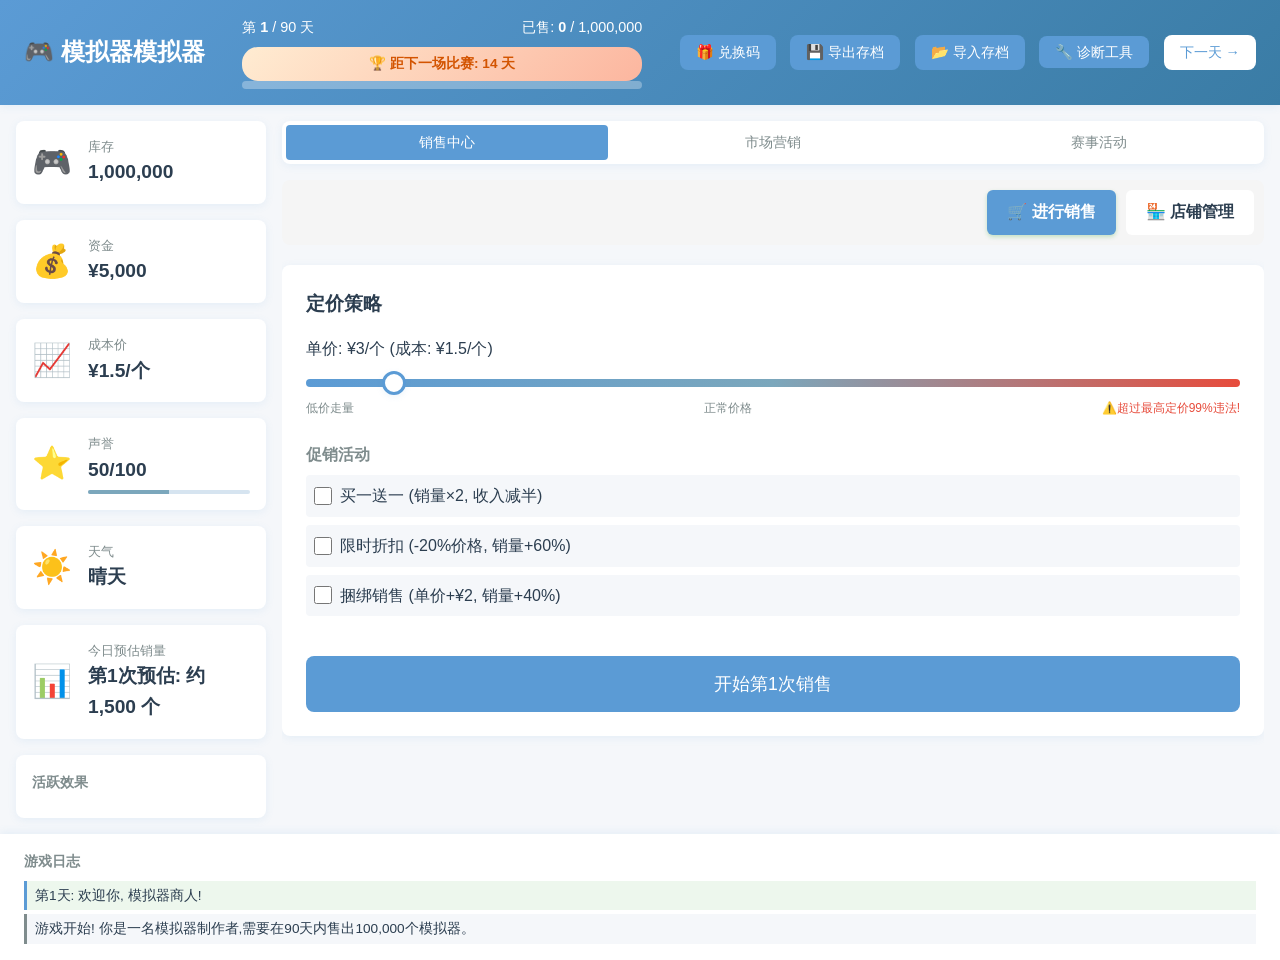
<file: index.html>
<!DOCTYPE html>
<html lang="zh-CN">
<head>
    <meta charset="UTF-8">
    <meta name="viewport" content="width=device-width, initial-scale=1.0">
    <title>模拟器模拟器 - Simulator Simulator</title>
    <link rel="stylesheet" href="style.css">
</head>
<body>
    <div class="game-container">
        <!-- 头部区域 -->
        <header class="game-header">
            <div class="header-left">
                <h1>🎮 模拟器模拟器</h1>
            </div>
            <div class="header-center">
                <div class="progress-info">
                    <span>第 <strong id="current-day">1</strong> <span id="days-limit"></span> 天</span>
                    <span>已售: <strong id="sold-count">0</strong> / <span id="sales-target">1,000,000</span></span>
                    <span id="endless-badge" style="display: none; background: gold; color: #333; padding: 2px 8px; border-radius: 12px; font-size: 0.8rem;">🌟 无尽模式</span>
                </div>
                <!-- 比赛倒计时 -->
                <div id="event-countdown" style="display: none; margin-top: 8px; padding: 6px 12px; background: linear-gradient(135deg, #ffecd2 0%, #fcb69f 100%); border-radius: 16px; font-size: 0.85rem; font-weight: bold; color: #d35400; text-align: center;">
                    🏆 距下一场比赛: <span id="event-days-left">--</span> 天
                </div>
                <div class="progress-bar">
                    <div class="progress-fill" id="sales-progress"></div>
                </div>
            </div>
            <div class="header-right">
                <button onclick="redeemCode()" class="btn btn-secondary" style="margin-right: 10px;">🎁 兑换码</button>
                <button onclick="exportSave()" class="btn btn-secondary" style="margin-right: 10px;">💾 导出存档</button>
                <button onclick="document.getElementById('import-file-input').click()" class="btn btn-secondary" style="margin-right: 10px;">📂 导入存档</button>
                <input type="file" id="import-file-input" accept=".json" style="display: none;" onchange="importSave(event)">
                <a href="https://lihexvan202321.github.io/Simulator/diagnose.html" target="_blank" class="btn btn-secondary" style="margin-right: 10px; text-decoration: none;">🔧 诊断工具</a>
                <button id="next-day-btn" class="btn btn-primary">下一天 →</button>
            </div>
        </header>

        <!-- 主内容区 -->
        <main class="game-main">
            <!-- 左侧状态面板 -->
            <aside class="status-panel">
                <div class="status-card">
                    <div class="status-icon">🎮</div>
                    <div class="status-info">
                        <div class="status-label">库存</div>
                        <div class="status-value" id="inventory">100,000</div>
                    </div>
                </div>

                <div class="status-card">
                    <div class="status-icon">💰</div>
                    <div class="status-info">
                        <div class="status-label">资金</div>
                        <div class="status-value" id="money">¥5,000</div>
                    </div>
                </div>

                <div class="status-card">
                    <div class="status-icon">📈</div>
                    <div class="status-info">
                        <div class="status-label">成本价</div>
                        <div class="status-value" id="cost-price">¥1.5/个</div>
                    </div>
                </div>

                <div class="status-card">
                    <div class="status-icon">⭐</div>
                    <div class="status-info">
                        <div class="status-label">声誉</div>
                        <div class="status-value" id="reputation">50/100</div>
                        <div class="reputation-bar">
                            <div class="reputation-fill" id="reputation-fill"></div>
                        </div>
                    </div>
                </div>

                <div class="status-card">
                    <div class="status-icon" id="weather-icon">☀️</div>
                    <div class="status-info">
                        <div class="status-label">天气</div>
                        <div class="status-value" id="weather">晴天</div>
                    </div>
                </div>

                <div class="status-card">
                    <div class="status-icon">📊</div>
                    <div class="status-info">
                        <div class="status-label">今日预估销量</div>
                        <div class="status-value" id="estimated-sales">--</div>
                    </div>
                </div>

                <div class="active-effects" id="active-effects">
                    <h3>活跃效果</h3>
                    <div id="effects-list"></div>
                </div>
            </aside>

            <!-- 右侧主操作区 -->
            <section class="main-panel">
                <!-- 标签页导航 -->
                <nav class="tab-nav">
                    <button class="tab-btn active" data-tab="sales">销售中心</button>
                    <button class="tab-btn" data-tab="marketing">市场营销</button>
                    <button class="tab-btn" data-tab="events">赛事活动</button>
                    <button class="tab-btn" data-tab="wholesale" id="wholesale-tab-btn" style="display: none;">🏭 批发进货</button>
                </nav>

                <!-- 销售中心标签页 -->
                <div class="tab-content active" id="tab-sales">
                    <!-- 今日结果(置顶显示) -->
                    <div class="card" id="today-result" style="display: none;">
                        <h2>今日销售结果</h2>
                        <div class="result-stats">
                            <div class="stat-row">
                                <span>第1次销量:</span>
                                <strong id="result-quantity-1">0</strong>
                            </div>
                            <div class="stat-row">
                                <span>第2次销量:</span>
                                <strong id="result-quantity-2">0</strong>
                            </div>
                            <div class="stat-row">
                                <span>总销量:</span>
                                <strong id="result-quantity">0</strong>
                            </div>
                            <div class="stat-row">
                                <span>总收入:</span>
                                <strong id="result-revenue">¥0</strong>
                            </div>
                        </div>
                    </div>

                    <!-- 销售中心子导航 -->
                    <nav class="sub-tab-nav">
                        <button class="sub-tab-btn active" data-subtab="sales-action">
                            🛒 进行销售
                        </button>
                        <button class="sub-tab-btn" data-subtab="shops">
                            🏪 店铺管理
                        </button>
                        <button class="sub-tab-btn" data-subtab="factory" id="factory-subtab-btn" style="display: none;">
                            🏭 模拟器工厂
                        </button>
                        <button class="sub-tab-btn" data-subtab="lab" id="lab-subtab-btn" style="display: none;">
                            🧪 模拟器实验室
                        </button>
                        <button class="sub-tab-btn" data-subtab="research-upgrades" id="research-upgrades-subtab-btn" style="display: none;">
                            🔬 研究升级
                        </button>
                        <button class="sub-tab-btn" data-subtab="academy" id="academy-subtab-btn" style="display: none;">
                            🎓 模拟器研究院
                        </button>
                        <button class="sub-tab-btn" data-subtab="stock-market" id="stock-market-subtab-btn" style="display: none;">
                            📈 股票市场
                        </button>
                    </nav>

                    <!-- 子页面1: 进行销售 -->
                    <div class="sub-tab-content active" id="subtab-sales-action" style="display: block;">
                        <div class="card">
                            <h2>定价策略</h2>
                            <div class="pricing-section">
                                <label for="price-slider">单价: ¥<span id="price-display">0</span>/个 (成本: ¥<span id="cost-price-display">0</span>/个)</label>
                                <input type="range" id="price-slider" min="2" max="15" value="3" step="1">
                                <div class="price-hints">
                                    <span>低价走量</span>
                                    <span>正常价格</span>
                                    <span style="color: var(--error);">⚠️超过最高定价99%违法!</span>
                                </div>
                            </div>

                            <div class="promotion-section">
                                <h3>促销活动</h3>
                                <div class="promotion-options">
                                    <label class="checkbox-label">
                                        <input type="checkbox" id="promo-bogo">
                                        <span>买一送一 (销量×2, 收入减半)</span>
                                    </label>
                                    <label class="checkbox-label">
                                        <input type="checkbox" id="promo-discount">
                                        <span>限时折扣 (-20%价格, 销量+60%)</span>
                                    </label>
                                    <label class="checkbox-label">
                                        <input type="checkbox" id="promo-bundle">
                                        <span>捆绑销售 (单价+¥2, 销量+40%)</span>
                                    </label>
                                </div>
                            </div>

                            <button id="start-sales-btn" class="btn btn-success btn-large">开始第1次销售</button>
                        </div>

                        <!-- 升级系统 -->
                        <div class="card" id="upgrade-section" style="display: none;">
                            <h2>🏪 业务升级</h2>
                            <div id="restaurant-upgrade" style="display: none;">
                                <div style="background: #fff8e1; padding: 15px; border-radius: 8px; margin-bottom: 15px;">
                                    <h3 style="margin-bottom: 10px;">模拟器作坊升级</h3>
                                    <p style="margin: 8px 0;">• 当前等级: <strong>普通制作者</strong></p>
                                    <p style="margin: 8px 0;">• 升级费用: <strong style="color: var(--error);">¥1,000,000</strong></p>
                                    <p style="margin: 8px 0;">• 升级后成本价: <strong>¥10/个</strong></p>
                                    <p style="margin: 8px 0;">• 升级后最高定价: <strong>¥100/个</strong></p>
                                </div>
                                <button class="btn btn-primary btn-large" onclick="upgradeToRestaurant()">升级为模拟器餐馆</button>
                            </div>

                            <div id="factory-upgrade" style="display: none;">
                                <div style="background: #f0f8ff; padding: 15px; border-radius: 8px; margin-bottom: 15px;">
                                    <h3 style="margin-bottom: 10px;">模拟器工厂升级</h3>
                                    <p style="margin: 8px 0;">• 当前等级: <strong>模拟器作坊</strong></p>
                                    <p style="margin: 8px 0;">• 升级费用: <strong style="color: var(--error);">¥10,000,000</strong></p>
                                    <p style="margin: 8px 0;">• 解锁功能: <strong>产品包生产</strong></p>
                                </div>
                                <button class="btn btn-primary btn-large" onclick="upgradeToFactory()">升级为模拟器工厂</button>
                            </div>

                            <div id="lab-upgrade" style="display: none;">
                                <div style="background: linear-gradient(135deg, #667eea 0%, #764ba2 100%); color: white; padding: 15px; border-radius: 8px; margin-bottom: 15px;">
                                    <h3 style="margin-bottom: 10px;">🧪 模拟器实验室升级</h3>
                                    <p style="margin: 8px 0;">• 当前等级: <strong>模拟器工厂</strong></p>
                                    <p style="margin: 8px 0;">• 升级费用: <strong style="color: #ffeb3b;">¥100,000,000</strong></p>
                                    <p style="margin: 8px 0;">• 解锁功能: <strong>技术研究 + 批量复制</strong></p>
                                </div>
                                <button class="btn btn-primary btn-large" onclick="upgradeToLab()" style="background: linear-gradient(135deg, #667eea 0%, #764ba2 100%); border: none;">升级为模拟器实验室</button>
                            </div>
                            
                            <div id="academy-unlock" style="display: none;">
                                <div style="background: linear-gradient(135deg, #f093fb 0%, #f5576c 100%); color: white; padding: 15px; border-radius: 8px; margin-bottom: 15px;">
                                    <h3 style="margin-bottom: 10px;">🎓 模拟器研究院解锁</h3>
                                    <p style="margin: 8px 0;">• 前置条件: <strong>已解锁实验室</strong></p>
                                    <p style="margin: 8px 0;">• 解锁费用: <strong style="color: #ffeb3b;">¥10,000,000,000</strong></p>
                                    <p style="margin: 8px 0;">• 解锁功能: <strong>供奉模拟器获得信仰点，兑换强力物品</strong></p>
                                </div>
                                <button class="btn btn-primary btn-large" onclick="unlockAcademyFromUpgrade()" style="background: linear-gradient(135deg, #f093fb 0%, #f5576c 100%); border: none;">解锁模拟器研究院</button>
                            </div>

                            <div id="stock-market-unlock" style="display: none;">
                                <div style="background: linear-gradient(135deg, #667eea 0%, #764ba2 100%); color: white; padding: 15px; border-radius: 8px; margin-bottom: 15px;">
                                    <h3 style="margin-bottom: 10px;">📈 模拟器股票解锁</h3>
                                    <p style="margin: 8px 0;">• 前置条件: <strong>已解锁模拟器餐馆</strong></p>
                                    <p style="margin: 8px 0;">• 解锁费用: <strong style="color: #ffeb3b;">¥100,000</strong></p>
                                    <p style="margin: 8px 0;">• 解锁功能: <strong>购买模拟器公司股份，获得投资收益</strong></p>
                                </div>
                                <button class="btn btn-primary btn-large" onclick="unlockStockMarket()" style="background: linear-gradient(135deg, #667eea 0%, #764ba2 100%); border: none;">解锁股票市场</button>
                            </div>
                        </div>
                    </div>

                    <!-- 子页面2: 模拟器工厂 -->
                    <div class="sub-tab-content" id="subtab-factory" style="display: none;">
                        <!-- 产品包生产控制 -->
                        <div class="card" id="canned-production-section" style="display: none;">
                            <h2>🥫 产品包生产线(自动售出)</h2>
                            <p style="font-size: 0.9rem; color: var(--text-secondary); margin-bottom: 15px;">
                                每日自动投入模拟器生产产品包并售出,获得稳定收益
                            </p>
                            
                            <div style="margin-bottom: 15px; padding: 15px; background: #f5f5f5; border-radius: 8px;">
                                <h3 style="margin-bottom: 10px;">每日投入设置</h3>
                                <div class="pricing-section">
                                    <label for="daily-input-slider">每日投入: <span id="daily-input-display">1000</span> 个</label>
                                    <input type="range" id="daily-input-slider" min="100" max="50000" value="1000" step="100" oninput="updateDailyInput(this.value)">
                                    <div class="price-hints">
                                        <span>最少100个</span>
                                        <span>最多50000个</span>
                                    </div>
                                </div>
                            </div>

                            <div style="margin-bottom: 15px; padding: 15px; background: #e3f2fd; border-radius: 8px;">
                                <h3 style="margin-bottom: 10px;">产品包规格</h3>
                                <div class="pricing-section">
                                    <label for="canned-slider">每个产品包含: <span id="canned-simulators-display">1</span> 个模拟器</label>
                                    <input type="range" id="canned-slider" min="0.1" max="10" value="1" step="0.1" oninput="updateCannedProduction(this.value)">
                                    <div class="price-hints">
                                        <span>最少0.1个</span>
                                        <span>标准1个</span>
                                        <span>最多10个</span>
                                    </div>
                                </div>
                            </div>

                            <div id="canned-preview" style="padding: 15px; background: #fff3e0; border-radius: 8px;">
                                <h3 style="margin-bottom: 10px;">预计收益</h3>
                                <!-- 动态更新 -->
                            </div>
                        </div>
                    </div>

                    <!-- 子页面3: 模拟器实验室 -->
                    <div class="sub-tab-content" id="subtab-lab" style="display: none;">
                        <!-- 实验室生产控制 -->
                        <div class="card" id="lab-production-section" style="display: none;">
                            <h2>🧪 模拟器实验室</h2>
                            
                            <div style="margin-bottom: 25px; padding: 15px; background: #f5f5f5; border-radius: 8px;">
                                <h3 style="margin-bottom: 10px;">🔬 技术研究</h3>
                                <p style="font-size: 0.9rem; color: var(--text-secondary); margin-bottom: 10px;">
                                    投入模拟器和资金进行算法优化实验，获得研发点用于购买升级
                                </p>
                                <div style="margin-bottom: 10px; padding: 8px; background: linear-gradient(135deg, #667eea 0%, #764ba2 100%); border-radius: 5px; font-size: 0.9rem; color: white; font-weight: bold;">
                                    💎 当前研发点: <span id="tech-points-display">0</span>
                                </div>
                                <div style="margin-bottom: 10px; padding: 8px; background: #fff3e0; border-radius: 5px; font-size: 0.9rem;">
                                    <span id="experiment-level-display">实验等级: 0 (销量+0.0%)</span>
                                </div>
                                <div class="pricing-section">
                                    <label for="experiment-slider">每次实验投入: <span id="experiment-amount-display">1000</span> 个</label>
                                    <input type="range" id="experiment-slider" min="1000" max="100000" value="1000" step="1000" oninput="updateExperimentAmount(this.value)">
                                    <div class="price-hints">
                                        <span>最少1000个</span>
                                        <span>最多100000个</span>
                                    </div>
                                </div>
                                <p style="font-size: 0.85em; color: #666; margin-top: 8px;">
                                    💰 消耗: 每1000个模拟器 + ¥100,000 → 获得 1 点研发点
                                </p>
                                <button class="btn btn-primary" onclick="executeExperiment()" style="margin-top: 10px; width: 100%;">🔬 开始技术研究</button>
                            </div>

                            <div style="padding: 15px; background: #e8f5e9; border-radius: 8px;">
                                <h3 style="margin-bottom: 10px;">🌱 批量复制</h3>
                                <p style="font-size: 0.9rem; color: var(--text-secondary); margin-bottom: 10px;">
                                    消耗模拟器和资金,通过批量复制获得大量模拟器<br>
                                    <strong>公式:</strong> 消耗a个模拟器 + a×10元 → 获得a×100个模拟器
                                </p>
                                <div style="margin-bottom: 10px; padding: 8px; background: white; border-radius: 5px; font-size: 0.9rem;">
                                    <span id="culture-cooldown-display">✅ 未使用过: 可以立即使用</span>
                                </div>
                                <div class="pricing-section">
                                    <label for="culture-slider">培养数量: <span id="culture-amount-display">1000</span> 单位</label>
                                    <input type="range" id="culture-slider" min="1000" max="100000" value="1000" step="1000" oninput="updateCultureAmount(this.value)">
                                    <div class="price-hints">
                                        <span>最少1000单位</span>
                                        <span>最多100000单位</span>
                                    </div>
                                </div>
                                <div style="margin-top: 10px; padding: 10px; background: white; border-radius: 5px; font-size: 0.9rem;">
                                    <p>预计消耗: <strong id="culture-cost-simulator">1000</strong> 个模拟器 + <strong id="culture-cost-money">¥10,000</strong></p>
                                    <p>预计获得: <strong id="culture-gain">100,000</strong> 个模拟器</p>
                                </div>
                                <button class="btn btn-success" onclick="executeCulture()" style="margin-top: 10px; width: 100%;">开始批量复制</button>
                            </div>
                        </div>
                    </div>

                    <!-- 子页面4: 店铺管理 -->
                    <div class="sub-tab-content" id="subtab-shops" style="display: none;">
                        <div class="card">
                            <h2>连锁店扩张</h2>
                            <div class="shops-list" id="shops-list">
                                <!-- 动态生成店铺列表 -->
                            </div>
                        </div>
                    </div>

                    <!-- 子页面5：研究升级 -->
                    <div class="sub-tab-content" id="subtab-research-upgrades" style="display: none;">
                        <div class="card">
                            <h2>🔬 研究升级中心</h2>
                            <p style="margin-bottom: 20px;">
                                💎 当前研发点: <strong id="upgrade-tech-points" style="color: #667eea; font-size: 1.2em;">0</strong>
                            </p>
                            
                            <!-- 升级分类筛选器 -->
                            <div style="margin-bottom: 20px; display: flex; gap: 10px; flex-wrap: wrap;">
                                <button class="btn btn-small filter-btn active" data-filter="all">全部</button>
                                <button class="btn btn-small filter-btn" data-filter="sales">销量加成</button>
                                <button class="btn btn-small filter-btn" data-filter="simulator">模拟器获取</button>
                                <button class="btn btn-small filter-btn" data-filter="lab">实验室效率</button>
                                <button class="btn btn-small filter-btn" data-filter="other">其他效果</button>
                            </div>
                            
                            <!-- 升级列表容器 -->
                            <div id="upgrades-list" style="display: grid; grid-template-columns: repeat(auto-fill, minmax(300px, 1fr)); gap: 15px;">
                                <!-- 动态生成升级卡片 -->
                            </div>
                        </div>
                    </div>

                    <!-- 子页面6：模拟器神学院 -->
                    <div class="sub-tab-content" id="subtab-academy" style="display: none;">
                        <div class="card">
                            <h2>🎓 模拟器神学院</h2>
                            
                            <!-- 未解锁状态 -->
                            <div id="academy-locked" style="text-align: center; padding: 40px;">
                                <div style="font-size: 4rem; margin-bottom: 20px;">🔒</div>
                                <h3>神学院尚未解锁</h3>
                                <p style="margin: 20px 0;">投入 1000 亿资金解锁神学院，获得神圣的力量</p>
                                <button class="btn btn-primary btn-large" onclick="unlockAcademy()">
                                    🔓 解锁神学院 (¥100,000,000,000)
                                </button>
                            </div>
                            
                            <!-- 已解锁状态 -->
                            <div id="academy-unlocked" style="display: none;">
                                <div style="background: linear-gradient(135deg, #f093fb 0%, #f5576c 100%); color: white; padding: 15px; border-radius: 8px; margin-bottom: 20px; text-align: center;">
                                    <div style="font-size: 1.5em; font-weight: bold;">
                                        ✨ 当前信仰点: <span id="divine-points-display">0</span>
                                    </div>
                                </div>
                                
                                <!-- 供奉区域 -->
                                <div style="margin-bottom: 30px; padding: 20px; background: #fff5f5; border-radius: 8px; border: 2px solid #f5576c;">
                                    <h3 style="color: #f5576c; margin-bottom: 15px;">⚡ 供奉模拟器</h3>
                                    <div class="pricing-section">
                                        <label for="sacrifice-slider">供奉数量: <span id="sacrifice-amount-display">10000</span> 个</label>
                                        <input type="range" id="sacrifice-slider" min="10000" max="1000000" value="10000" step="10000" oninput="updateSacrificeAmount(this.value)">
                                        <div class="price-hints">
                                            <span>最少10000个</span>
                                            <span>最多1000000个</span>
                                        </div>
                                    </div>
                                    <p style="font-size: 0.9em; color: #666; margin-top: 10px;">
                                        💫 每供奉 10000 个模拟器 → 获得 1 点信仰点
                                    </p>
                                    <button class="btn btn-primary" onclick="sacrificeSimulator()" style="margin-top: 15px; width: 100%; background: linear-gradient(135deg, #f093fb 0%, #f5576c 100%); border: none;">
                                        ⚡ 开始供奉
                                    </button>
                                </div>
                                
                                <!-- 兑换商店 -->
                                <div style="padding: 20px; background: #f0f8ff; border-radius: 8px; border: 2px solid #4a90e2;">
                                    <h3 style="color: #4a90e2; margin-bottom: 15px;">🛒 信仰商店</h3>
                                    <div style="display: grid; grid-template-columns: repeat(auto-fill, minmax(250px, 1fr)); gap: 15px;">
                                        <!-- 兑换模拟器 -->
                                        <div class="exchange-card" style="background: white; padding: 15px; border-radius: 8px; border: 2px solid #e0e0e0;">
                                            <div style="font-size: 2rem; text-align: center; margin-bottom: 10px;">🎮</div>
                                            <h4 style="text-align: center; margin-bottom: 10px;">神圣模拟器</h4>
                                            <p style="font-size: 0.9em; color: #666; text-align: center; margin-bottom: 10px;">获得 100,000 个模拟器</p>
                                            <p style="text-align: center; font-weight: bold; color: #f5576c; margin-bottom: 10px;">消耗: 5 信仰点</p>
                                            <button class="btn btn-success" onclick="exchangeSimulator()" style="width: 100%;">兑换</button>
                                        </div>
                                        
                                        <!-- 兑换资金 -->
                                        <div class="exchange-card" style="background: white; padding: 15px; border-radius: 8px; border: 2px solid #e0e0e0;">
                                            <div style="font-size: 2rem; text-align: center; margin-bottom: 10px;">💰</div>
                                            <h4 style="text-align: center; margin-bottom: 10px;">神圣资金</h4>
                                            <p style="font-size: 0.9em; color: #666; text-align: center; margin-bottom: 10px;">获得 ¥1,000,000</p>
                                            <p style="text-align: center; font-weight: bold; color: #f5576c; margin-bottom: 10px;">消耗: 10 信仰点</p>
                                            <button class="btn btn-success" onclick="exchangeMoney()" style="width: 100%;">兑换</button>
                                        </div>
                                        
                                        <!-- 兑换销量加成 -->
                                        <div class="exchange-card" style="background: white; padding: 15px; border-radius: 8px; border: 2px solid #e0e0e0;">
                                            <div style="font-size: 2rem; text-align: center; margin-bottom: 10px;">📈</div>
                                            <h4 style="text-align: center; margin-bottom: 10px;">神圣增益</h4>
                                            <p style="font-size: 0.9em; color: #666; text-align: center; margin-bottom: 10px;">永久销量 +10%</p>
                                            <p style="text-align: center; font-weight: bold; color: #f5576c; margin-bottom: 10px;">消耗: 20 信仰点</p>
                                            <button class="btn btn-success" onclick="exchangeSalesBonus()" style="width: 100%;">兑换</button>
                                        </div>
                                    </div>
                                </div>
                            </div>
                        </div>
                    </div>

                    <!-- 子页面7：股票市场 -->
                    <div class="sub-tab-content" id="subtab-stock-market" style="display: none;">
                        <div class="card">
                            <h2>📈 模拟器股票市场</h2>
                            <p style="color: var(--text-secondary); margin-bottom: 20px;">
                                购买模拟器公司的股份，获得投资收益！
                            </p>
                            
                            <!-- 玩家持股信息 -->
                            <div style="background: linear-gradient(135deg, #667eea 0%, #764ba2 100%); color: white; padding: 15px; border-radius: 8px; margin-bottom: 20px;">
                                <div style="display: flex; justify-content: space-around; text-align: center;">
                                    <div>
                                        <div style="font-size: 0.9rem; opacity: 0.9;">总资产</div>
                                        <div style="font-size: 1.5rem; font-weight: bold;" id="stock-total-assets">¥0</div>
                                    </div>
                                    <div>
                                        <div style="font-size: 0.9rem; opacity: 0.9;">今日收益</div>
                                        <div style="font-size: 1.5rem; font-weight: bold;" id="stock-today-profit">¥0</div>
                                    </div>
                                    <div>
                                        <div style="font-size: 0.9rem; opacity: 0.9;">持股数量</div>
                                        <div style="font-size: 1.5rem; font-weight: bold;" id="stock-holdings-count">0</div>
                                    </div>
                                </div>
                            </div>

                            <!-- 股票列表 -->
                            <div id="stock-list" style="display: grid; gap: 15px;">
                                <!-- 动态生成股票卡片 -->
                            </div>
                        </div>

                        <!-- 股票详情弹窗 -->
                        <div id="stock-detail-modal" class="modal" style="display: none;">
                            <div class="modal-content" style="max-width: 800px;">
                                <div class="modal-header">
                                    <h3 id="stock-detail-name">股票详情</h3>
                                    <button class="modal-close" onclick="closeStockDetail()">×</button>
                                </div>
                                <div class="modal-body">
                                    <!-- 价格走势图 -->
                                    <div style="margin-bottom: 20px; padding: 15px; background: #f5f5f5; border-radius: 8px;">
                                        <h4 style="margin-bottom: 10px;">📊 价格走势（最近7天）</h4>
                                        <canvas id="stock-price-chart" width="700" height="300"></canvas>
                                    </div>
                                    
                                    <!-- 股票信息 -->
                                    <div style="display: grid; grid-template-columns: repeat(2, 1fr); gap: 15px; margin-bottom: 20px;">
                                        <div style="padding: 10px; background: #e3f2fd; border-radius: 8px;">
                                            <div style="font-size: 0.9rem; color: #666;">当前价格</div>
                                            <div style="font-size: 1.5rem; font-weight: bold; color: #1976d2;" id="stock-detail-price">¥0</div>
                                        </div>
                                        <div style="padding: 10px; background: #fff3e0; border-radius: 8px;">
                                            <div style="font-size: 0.9rem; color: #666;">涨跌幅</div>
                                            <div style="font-size: 1.5rem; font-weight: bold;" id="stock-detail-change">0%</div>
                                        </div>
                                        <div style="padding: 10px; background: #f3e5f5; border-radius: 8px;">
                                            <div style="font-size: 0.9rem; color: #666;">涨停价</div>
                                            <div style="font-size: 1.2rem; font-weight: bold; color: #7b1fa2;" id="stock-detail-limit-up">¥0</div>
                                        </div>
                                        <div style="padding: 10px; background: #e8f5e9; border-radius: 8px;">
                                            <div style="font-size: 0.9rem; color: #666;">跌停价</div>
                                            <div style="font-size: 1.2rem; font-weight: bold; color: #388e3c;" id="stock-detail-limit-down">¥0</div>
                                        </div>
                                    </div>

                                    <!-- 交易区域 -->
                                    <div style="padding: 15px; background: #fafafa; border-radius: 8px; border: 2px solid #e0e0e0;">
                                        <h4 style="margin-bottom: 15px;">💼 股票交易</h4>
                                        <div style="margin-bottom: 15px;">
                                            <label>持有数量: <strong id="stock-detail-owned">0</strong> 股</label>
                                        </div>
                                        <div class="pricing-section" style="margin-bottom: 15px;">
                                            <label for="stock-trade-amount">交易数量: <span id="stock-trade-display">100</span> 股</label>
                                            <input type="range" id="stock-trade-amount" min="100" max="10000" value="100" step="100" oninput="updateStockTradeAmount(this.value)">
                                            <div style="margin-top: 10px; display: flex; align-items: center; gap: 10px;">
                                                <label style="font-size: 0.9rem;">或直接输入:</label>
                                                <input type="number" id="stock-trade-input" min="1" max="10000" value="100" 
                                                       style="width: 120px; padding: 8px; border: 1px solid #ddd; border-radius: 5px; font-size: 1rem;"
                                                       oninput="updateStockTradeFromInput(this.value)">
                                                <span style="font-size: 0.9rem; color: #666;">股</span>
                                            </div>
                                            <div class="price-hints">
                                                <span>最少100股（滑块）</span>
                                                <span>最多10000股</span>
                                                <span>手动输入最少1股</span>
                                            </div>
                                        </div>
                                        <div style="margin-bottom: 15px; padding: 10px; background: white; border-radius: 5px;">
                                            <p>预计金额: <strong id="stock-trade-total">¥0</strong></p>
                                        </div>
                                        <div style="display: flex; gap: 10px;">
                                            <button class="btn btn-success" onclick="buyStock()" style="flex: 1;">📈 买入</button>
                                            <button class="btn btn-error" onclick="sellStock()" style="flex: 1;">📉 卖出</button>
                                        </div>
                                    </div>
                                </div>
                            </div>
                        </div>
                    </div>
                </div>

                <!-- 市场营销标签页 -->
                <div class="tab-content" id="tab-marketing">
                    <div class="card">
                        <h2>广告渠道</h2>
                        <div style="margin-bottom: 15px; display: flex; gap: 10px; align-items: center;">
                            <button class="btn btn-success" onclick="buyAllMarketing()" style="flex: 1;">
                                🛒 一键购买（从低到高）
                            </button>
                        </div>
                        <div class="marketing-grid" id="marketing-grid">
                            <!-- 动态生成营销选项 -->
                        </div>
                    </div>
                </div>

                <!-- 赛事活动标签页 -->
                <div class="tab-content" id="tab-events">
                    <div class="card">
                        <h2>当前赛事</h2>
                        <div id="current-event">
                            <p class="no-event">今天没有赛事活动</p>
                        </div>
                    </div>

                    <div class="card">
                        <h2>赛事日历</h2>
                        <div class="event-calendar">
                            <div class="calendar-item">
                                <span class="day">第15天</span>
                                <span class="name">品质大赛</span>
                                <span class="status" id="event-15">待进行</span>
                            </div>
                            <div class="calendar-item">
                                <span class="day">第30天</span>
                                <span class="name">创意设计大赛</span>
                                <span class="status" id="event-30">待进行</span>
                            </div>
                            <div class="calendar-item">
                                <span class="day">第45天</span>
                                <span class="name">品质大赛</span>
                                <span class="status" id="event-45">待进行</span>
                            </div>
                            <div class="calendar-item">
                                <span class="day">第60天</span>
                                <span class="name">创意设计大赛</span>
                                <span class="status" id="event-60">待进行</span>
                            </div>
                            <div class="calendar-item">
                                <span class="day">第75天</span>
                                <span class="name">品质大赛</span>
                                <span class="status" id="event-75">待进行</span>
                            </div>
                            <div class="calendar-item">
                                <span class="day">第90天</span>
                                <span class="name">销售冠军赛</span>
                                <span class="status" id="event-90">最终评比</span>
                            </div>
                        </div>
                    </div>

                    <!-- 无尽模式手动举办比赛 -->
                    <div id="host-event-section" style="display: none; margin-top: 20px; padding: 20px; background: linear-gradient(135deg, #667eea 0%, #764ba2 100%); border-radius: 8px; color: white;">
                        <h3 style="margin-bottom: 15px;">🎯 举办自定义比赛</h3>
                        <p style="margin-bottom: 15px;">在无尽模式中，你可以随时举办自己的比赛！</p>
                        <button class="btn btn-primary" onclick="hostCustomEvent()" style="background: white; color: #667eea; border: none;">
                            🎯 举办比赛
                        </button>
                    </div>
                    
                    <!-- 自定义比赛状态显示 -->
                    <div id="custom-event-status" style="display: none; margin-top: 20px; padding: 20px; background: linear-gradient(135deg, #f093fb 0%, #f5576c 100%); border-radius: 8px; color: white;">
                        <h3 style="margin-bottom: 15px;">🏆 比赛进行中</h3>
                        <div id="custom-event-details">
                            <!-- 动态填充比赛详情 -->
                        </div>
                    </div>
                </div>

                <!-- 批发进货标签页 (无尽模式专属) -->
                <div class="tab-content" id="tab-wholesale">
                    <div class="card">
                        <h2>🏭 模拟器批发中心</h2>
                        <p style="color: var(--text-secondary); margin-bottom: 15px;">无尽模式专属进货渠道</p>

                        <div style="background: var(--background); padding: 15px; border-radius: 8px; margin-bottom: 15px;">
                            <h3 style="margin-bottom: 10px;">批发信息</h3>
                            <p>• 批发价格: <strong style="color: var(--error);">¥10/个</strong></p>
                            <p>• 每日限额: <strong id="wholesale-daily-limit">100,000 个</strong></p>
                            <p>• 今日已购: <strong id="wholesale-today-purchase">0 个</strong></p>
                            <p>• 今日剩余: <strong id="wholesale-remaining">100,000 个</strong></p>
                        </div>

                        <div style="background: var(--background); padding: 15px; border-radius: 8px; margin-bottom: 15px;">
                            <h3 style="margin-bottom: 10px;">⚠️ 经营风险提示</h3>
                            <p style="color: var(--error);">• 库存为0时,连续 <strong>${CONFIG.STOCKOUT_LIMIT} 天</strong> 缺货将导致资金链断裂!</p>
                            <p style="color: var(--error);">• 资金低于 <strong>¥-100,000</strong> 将导致破产!</p>
                            <p style="margin-top: 8px;">• 当前连续缺货: <strong id="stockout-days-display">0 天</strong></p>
                        </div>

                        <button class="btn btn-primary btn-large" onclick="purchaseWholesale()">🛒 批发购买模拟器</button>
                    </div>
                </div>
            </section>
        </main>

        <!-- 底部日志区 -->
        <footer class="game-log">
            <h3>游戏日志</h3>
            <div class="log-entries" id="log-entries">
                <div class="log-entry neutral">游戏开始! 你是一名模拟器制作者,需要在90天内售出100,000个模拟器。</div>
            </div>
        </footer>
    </div>

    <!-- 客户互动弹窗 -->
    <div class="modal" id="customer-modal" style="display: none;">
        <div class="modal-content">
            <div class="modal-header">
                <h2 id="customer-title">客户来访</h2>
                <button class="close-btn">&times;</button>
            </div>
            <div class="modal-body" id="customer-body">
                <!-- 动态生成客户信息 -->
            </div>
            <div class="modal-footer" id="customer-footer">
                <!-- 动态生成操作按钮 -->
            </div>
        </div>
    </div>

    <!-- 赛事弹窗 -->
    <div class="modal" id="event-modal" style="display: none;">
        <div class="modal-content">
            <div class="modal-header">
                <h2 id="event-modal-title">赛事通知</h2>
                <button class="close-btn">&times;</button>
            </div>
            <div class="modal-body" id="event-modal-body">
                <!-- 动态生成赛事信息 -->
            </div>
            <div class="modal-footer" id="event-modal-footer">
                <!-- 动态生成操作按钮 -->
            </div>
        </div>
    </div>

    <!-- 游戏结束弹窗 -->
    <div class="modal" id="game-over-modal" style="display: none;">
        <div class="modal-content large">
            <div class="modal-header">
                <h2 id="game-over-title">游戏结束</h2>
            </div>
            <div class="modal-body" id="game-over-body">
                <!-- 动态生成结果信息 -->
            </div>
            <div class="modal-footer">
                <button class="btn btn-primary" id="restart-btn">重新开始</button>
            </div>
        </div>
    </div>

    <script src="game.js?v=34"></script>
</body>
</html>
</file>
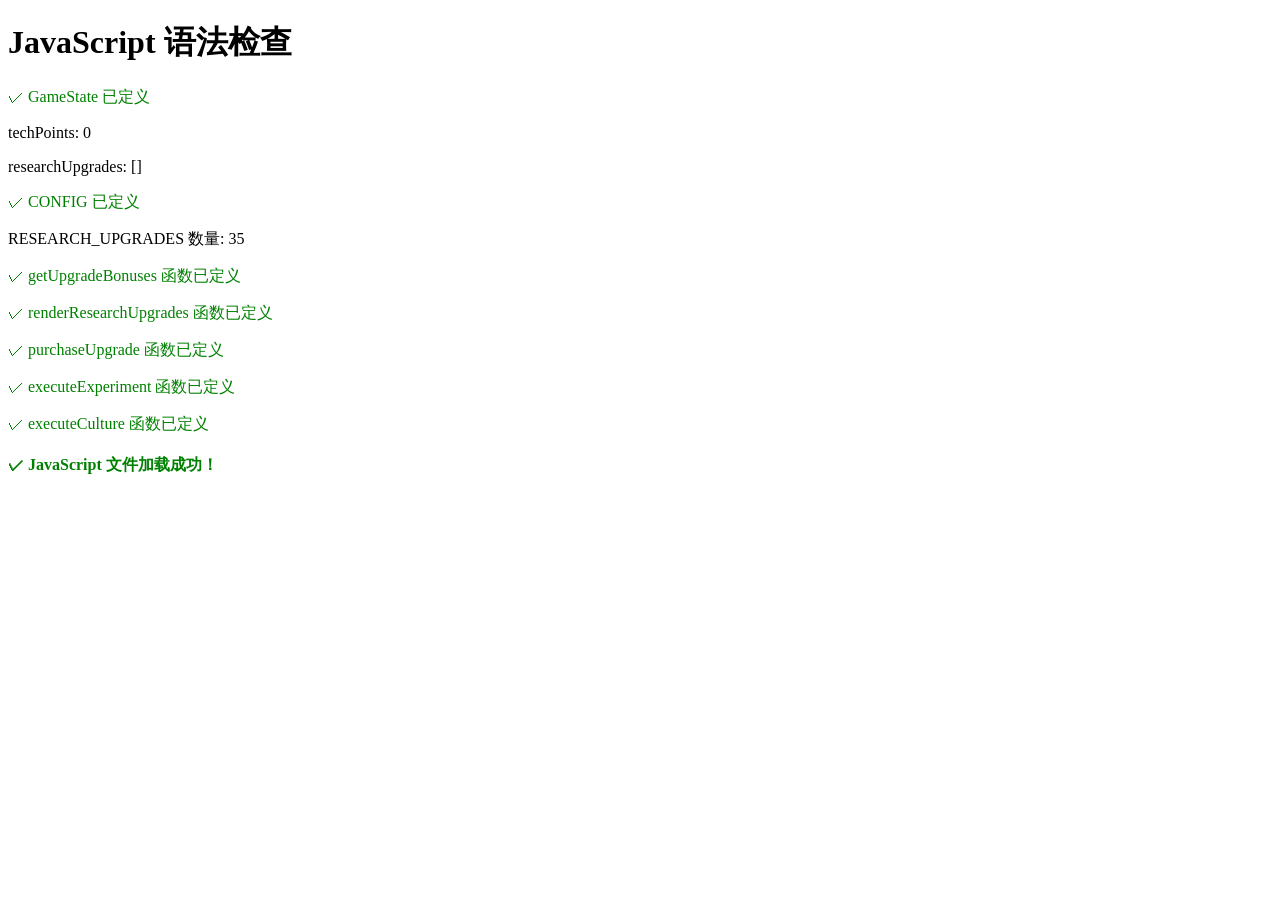
<file: debug.html>
<!DOCTYPE html>
<html lang="zh-CN">
<head>
    <meta charset="UTF-8">
    <meta name="viewport" content="width=device-width, initial-scale=1.0">
    <title>调试页面</title>
</head>
<body>
    <h1>JavaScript 语法检查</h1>
    <div id="result"></div>

    <script src="game.js"></script>
    <script>
        const resultDiv = document.getElementById('result');

        try {
            // 检查 GameState
            if (typeof GameState !== 'undefined') {
                resultDiv.innerHTML += '<p style="color: green;">✓ GameState 已定义</p>';
                resultDiv.innerHTML += '<p>techPoints: ' + GameState.techPoints + '</p>';
                resultDiv.innerHTML += '<p>researchUpgrades: ' + JSON.stringify(GameState.researchUpgrades) + '</p>';
            } else {
                resultDiv.innerHTML += '<p style="color: red;">✗ GameState 未定义</p>';
            }

            // 检查 CONFIG
            if (typeof CONFIG !== 'undefined') {
                resultDiv.innerHTML += '<p style="color: green;">✓ CONFIG 已定义</p>';
                if (CONFIG.RESEARCH_UPGRADES) {
                    resultDiv.innerHTML += '<p>RESEARCH_UPGRADES 数量: ' + CONFIG.RESEARCH_UPGRADES.length + '</p>';
                } else {
                    resultDiv.innerHTML += '<p style="color: red;">✗ RESEARCH_UPGRADES 未定义</p>';
                }
            } else {
                resultDiv.innerHTML += '<p style="color: red;">✗ CONFIG 未定义</p>';
            }

            // 检查函数
            const functions = ['getUpgradeBonuses', 'renderResearchUpgrades', 'purchaseUpgrade', 'executeExperiment', 'executeCulture'];
            functions.forEach(fn => {
                if (typeof window[fn] === 'function') {
                    resultDiv.innerHTML += '<p style="color: green;">✓ ' + fn + ' 函数已定义</p>';
                } else {
                    resultDiv.innerHTML += '<p style="color: red;">✗ ' + fn + ' 函数未定义</p>';
                }
            });

            resultDiv.innerHTML += '<p style="color: green; font-weight: bold; margin-top: 20px;">✓ JavaScript 文件加载成功！</p>';
        } catch (e) {
            resultDiv.innerHTML += '<p style="color: red; font-weight: bold;">✗ 错误: ' + e.message + '</p>';
            resultDiv.innerHTML += '<pre>' + e.stack + '</pre>';
        }
    </script>
</body>
</html>
</file>
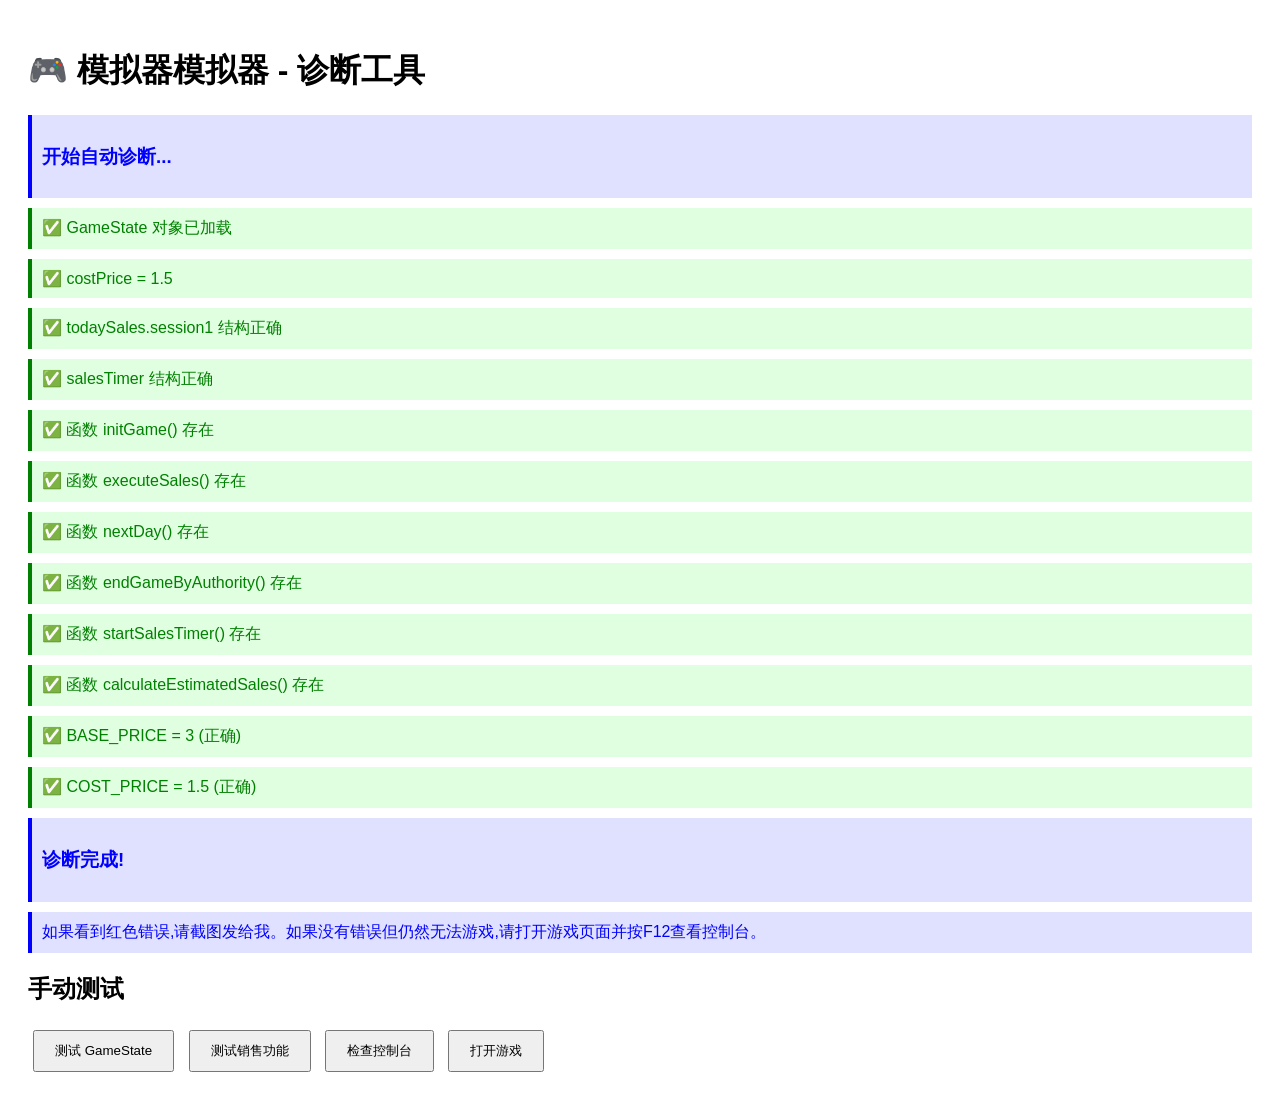
<file: diagnose.html>
<!DOCTYPE html>
<html lang="zh-CN">
<head>
    <meta charset="UTF-8">
    <meta name="viewport" content="width=device-width, initial-scale=1.0">
    <title>游戏诊断</title>
    <style>
        body { font-family: Arial; padding: 20px; }
        .error { color: red; background: #ffe0e0; padding: 10px; margin: 10px 0; border-left: 4px solid red; }
        .success { color: green; background: #e0ffe0; padding: 10px; margin: 10px 0; border-left: 4px solid green; }
        .info { color: blue; background: #e0e0ff; padding: 10px; margin: 10px 0; border-left: 4px solid blue; }
        button { padding: 10px 20px; margin: 5px; cursor: pointer; }
    </style>
</head>
<body>
    <h1>🎮 模拟器模拟器 - 诊断工具</h1>

    <div id="output"></div>

    <h2>手动测试</h2>
    <button onclick="testGameState()">测试 GameState</button>
    <button onclick="testSales()">测试销售功能</button>
    <button onclick="checkConsole()">检查控制台</button>
    <button onclick="openGame()">打开游戏</button>

    <script src="game.js?v=2"></script>
    <script>
        const output = document.getElementById('output');

        function log(message, type = 'info') {
            const div = document.createElement('div');
            div.className = type;
            div.innerHTML = message;
            output.appendChild(div);
        }

        // 自动运行诊断
        window.onload = function() {
            log('<h3>开始自动诊断...</h3>', 'info');

            try {
                // 检查基本对象
                if (typeof GameState === 'undefined') {
                    log('❌ 严重错误: GameState 未定义! game.js 可能加载失败', 'error');
                    return;
                }
                log('✅ GameState 对象已加载', 'success');

                // 检查新添加的字段
                if (typeof GameState.costPrice === 'undefined') {
                    log('❌ 错误: GameState.costPrice 未定义', 'error');
                } else {
                    log(`✅ costPrice = ${GameState.costPrice}`, 'success');
                }

                if (typeof GameState.todaySales.session1 === 'undefined') {
                    log('❌ 错误: todaySales.session1 未定义', 'error');
                } else {
                    log('✅ todaySales.session1 结构正确', 'success');
                }

                if (typeof GameState.salesTimer === 'undefined') {
                    log('❌ 错误: salesTimer 未定义', 'error');
                } else {
                    log('✅ salesTimer 结构正确', 'success');
                }

                // 检查函数
                const requiredFunctions = [
                    'initGame', 'executeSales', 'nextDay', 'endGameByAuthority',
                    'startSalesTimer', 'calculateEstimatedSales'
                ];

                requiredFunctions.forEach(func => {
                    if (typeof window[func] === 'function') {
                        log(`✅ 函数 ${func}() 存在`, 'success');
                    } else {
                        log(`❌ 函数 ${func}() 不存在!`, 'error');
                    }
                });

                // 检查CONFIG
                if (CONFIG.BASE_PRICE !== 3) {
                    log(`⚠️ 警告: BASE_PRICE = ${CONFIG.BASE_PRICE}, 应该是 3`, 'error');
                } else {
                    log('✅ BASE_PRICE = 3 (正确)', 'success');
                }

                if (CONFIG.COST_PRICE !== 1.5) {
                    log(`⚠️ 警告: COST_PRICE = ${CONFIG.COST_PRICE}, 应该是 1.5`, 'error');
                } else {
                    log('✅ COST_PRICE = 1.5 (正确)', 'success');
                }

                log('<h3>诊断完成!</h3>', 'info');
                log('如果看到红色错误,请截图发给我。如果没有错误但仍然无法游戏,请打开游戏页面并按F12查看控制台。', 'info');

            } catch (e) {
                log(`❌ 诊断过程出错: ${e.message}<br>${e.stack}`, 'error');
            }
        };

        function testGameState() {
            console.log('GameState:', GameState);
            alert('GameState 已输出到控制台,请按F12查看');
        }

        function testSales() {
            try {
                resetGameState();
                console.log('重置后的状态:', GameState);
                const estimated = calculateEstimatedSales();
                console.log('预估销量:', estimated);
                alert(`测试完成! 预估销量: ${estimated}\n请查看控制台`);
            } catch (e) {
                alert(`测试失败: ${e.message}`);
                console.error(e);
            }
        }

        function checkConsole() {
            alert('请按F12打开开发者工具,查看Console标签页是否有红色错误信息');
            console.log('当前GameState:', GameState);
            console.log('当前CONFIG:', CONFIG);
        }

        function openGame() {
            window.location.href = 'index.html';
        }
    </script>
</body>
</html>
</file>
<file: style.css>
/* CSS 变量定义 */
:root {
    --primary: #5B9BD5;
    --primary-light: #8BB8E8;
    --primary-dark: #3A7CA5;
    --secondary: #7BA7BC;
    --background: #F5F7FA;
    --surface: #FFFFFF;
    --text-primary: #2C3E50;
    --text-secondary: #7F8C8D;
    --success: #5B9BD5;
    --warning: #7BA7BC;
    --error: #E74C3C;
    --border: #D6E4F0;
    --shadow: rgba(91, 155, 213, 0.1);

    --spacing-xs: 4px;
    --spacing-sm: 8px;
    --spacing-md: 16px;
    --spacing-lg: 24px;
    --spacing-xl: 32px;

    --radius-sm: 4px;
    --radius-md: 8px;
    --radius-lg: 12px;
}

/* 全局样式重置 */
* {
    margin: 0;
    padding: 0;
    box-sizing: border-box;
}

body {
    font-family: -apple-system, BlinkMacSystemFont, 'Segoe UI', Roboto, 'Helvetica Neue', Arial, sans-serif;
    background-color: var(--background);
    color: var(--text-primary);
    line-height: 1.6;
}

/* 游戏容器 */
.game-container {
    max-width: 1400px;
    margin: 0 auto;
    min-height: 100vh;
    display: flex;
    flex-direction: column;
}

/* 头部区域 */
.game-header {
    background: linear-gradient(135deg, var(--primary), var(--primary-dark));
    color: white;
    padding: var(--spacing-md) var(--spacing-lg);
    display: flex;
    justify-content: space-between;
    align-items: center;
    box-shadow: 0 2px 8px var(--shadow);
}

.header-left h1 {
    font-size: 1.5rem;
    font-weight: 600;
}

.header-center {
    flex: 1;
    max-width: 400px;
    margin: 0 var(--spacing-lg);
}

.progress-info {
    display: flex;
    justify-content: space-between;
    margin-bottom: var(--spacing-xs);
    font-size: 0.9rem;
}

.progress-bar {
    height: 8px;
    background: rgba(255, 255, 255, 0.3);
    border-radius: var(--radius-sm);
    overflow: hidden;
}

.progress-fill {
    height: 100%;
    background: white;
    width: 0%;
    transition: width 0.3s ease, background-color 0.3s ease;
}

.progress-fill.low {
    background: var(--error);
}

.progress-fill.medium {
    background: var(--warning);
}

.progress-fill.high {
    background: var(--success);
}

/* 按钮样式 */
.btn {
    padding: var(--spacing-sm) var(--spacing-md);
    border: none;
    border-radius: var(--radius-md);
    cursor: pointer;
    font-size: 0.9rem;
    font-weight: 500;
    transition: all 0.2s ease;
}

.btn:hover {
    transform: translateY(-2px);
    box-shadow: 0 4px 12px var(--shadow);
}

.btn:active {
    transform: translateY(0);
}

.btn-primary {
    background: white;
    color: var(--primary);
}

.btn-primary:hover {
    background: var(--background);
}

.btn-secondary {
    background: var(--primary);
    color: white;
}

.btn-secondary:hover {
    background: var(--primary-dark);
}

.btn-success {
    background: var(--success);
    color: white;
}

.btn-success:hover {
    background: #45a049;
}

.btn-danger {
    background: var(--error);
    color: white;
}

.btn-danger:hover {
    background: #d32f2f;
}

.btn-large {
    padding: var(--spacing-md) var(--spacing-xl);
    font-size: 1.1rem;
    width: 100%;
    margin-top: var(--spacing-md);
}

.btn:disabled {
    opacity: 0.5;
    cursor: not-allowed;
    transform: none;
}

/* 主内容区 */
.game-main {
    display: flex;
    flex: 1;
    gap: var(--spacing-md);
    padding: var(--spacing-md);
}

/* 左侧状态面板 */
.status-panel {
    width: 250px;
    display: flex;
    flex-direction: column;
    gap: var(--spacing-md);
}

.status-card {
    background: var(--surface);
    padding: var(--spacing-md);
    border-radius: var(--radius-md);
    box-shadow: 0 2px 8px var(--shadow);
    display: flex;
    align-items: center;
    gap: var(--spacing-md);
}

.status-icon {
    font-size: 2rem;
}

.status-info {
    flex: 1;
}

.status-label {
    font-size: 0.8rem;
    color: var(--text-secondary);
}

.status-value {
    font-size: 1.2rem;
    font-weight: 600;
    color: var(--text-primary);
}

.status-value.warning {
    color: var(--warning);
}

.status-value.error {
    color: var(--error);
}

.reputation-bar {
    height: 4px;
    background: var(--border);
    border-radius: var(--radius-sm);
    margin-top: var(--spacing-xs);
    overflow: hidden;
}

.reputation-fill {
    height: 100%;
    background: var(--secondary);
    width: 50%;
    transition: width 0.3s ease;
}

.active-effects {
    background: var(--surface);
    padding: var(--spacing-md);
    border-radius: var(--radius-md);
    box-shadow: 0 2px 8px var(--shadow);
}

.active-effects h3 {
    font-size: 0.9rem;
    margin-bottom: var(--spacing-sm);
    color: var(--text-secondary);
}

#effects-list {
    font-size: 0.85rem;
}

.effect-item {
    padding: var(--spacing-xs) 0;
    border-bottom: 1px solid var(--border);
}

.effect-item:last-child {
    border-bottom: none;
}

/* 右侧主操作区 */
.main-panel {
    flex: 1;
    display: flex;
    flex-direction: column;
    gap: var(--spacing-md);
}

/* 标签页导航 */
.tab-nav {
    display: flex;
    gap: var(--spacing-xs);
    background: var(--surface);
    padding: var(--spacing-xs);
    border-radius: var(--radius-md);
    box-shadow: 0 2px 8px var(--shadow);
}

.tab-btn {
    flex: 1;
    padding: var(--spacing-sm) var(--spacing-md);
    border: none;
    background: transparent;
    border-radius: var(--radius-sm);
    cursor: pointer;
    font-size: 0.9rem;
    font-weight: 500;
    color: var(--text-secondary);
    transition: all 0.2s ease;
}

.tab-btn:hover {
    background: var(--background);
}

.tab-btn.active {
    background: var(--primary);
    color: white;
}

/* 标签页内容 */
.tab-content {
    display: none;
    flex: 1;
    overflow-y: auto;
    max-height: calc(100vh - 250px);
}

.tab-content.active {
    display: block;
}

/* 销售中心特殊布局 */
#tab-sales {
    display: none;
    flex-direction: column;
    overflow-y: auto;
    max-height: calc(100vh - 250px);
}

#tab-sales.active {
    display: flex;
}

/* 卡片样式 */
.card {
    background: var(--surface);
    padding: var(--spacing-lg);
    border-radius: var(--radius-md);
    box-shadow: 0 2px 8px var(--shadow);
    margin-bottom: var(--spacing-md);
}

.card h2 {
    font-size: 1.2rem;
    margin-bottom: var(--spacing-md);
    color: var(--text-primary);
}

.card h3 {
    font-size: 1rem;
    margin-bottom: var(--spacing-sm);
    color: var(--text-secondary);
}

/* 定价区域 */
.pricing-section {
    margin-bottom: var(--spacing-lg);
}

.pricing-section label {
    display: block;
    margin-bottom: var(--spacing-sm);
    font-weight: 500;
}

#price-slider {
    width: 100%;
    height: 8px;
    border-radius: var(--radius-sm);
    outline: none;
    -webkit-appearance: none;
    background: linear-gradient(to right, var(--success), var(--warning), var(--error));
}

#price-slider::-webkit-slider-thumb {
    -webkit-appearance: none;
    appearance: none;
    width: 24px;
    height: 24px;
    border-radius: 50%;
    background: white;
    border: 3px solid var(--primary);
    cursor: pointer;
    box-shadow: 0 2px 6px var(--shadow);
}

#price-slider::-moz-range-thumb {
    width: 24px;
    height: 24px;
    border-radius: 50%;
    background: white;
    border: 3px solid var(--primary);
    cursor: pointer;
    box-shadow: 0 2px 6px var(--shadow);
}

.price-hints {
    display: flex;
    justify-content: space-between;
    margin-top: var(--spacing-xs);
    font-size: 0.75rem;
    color: var(--text-secondary);
}

/* 促销活动区域 */
.promotion-section {
    margin-bottom: var(--spacing-lg);
}

.promotion-options {
    display: flex;
    flex-direction: column;
    gap: var(--spacing-sm);
}

.checkbox-label {
    display: flex;
    align-items: center;
    gap: var(--spacing-sm);
    padding: var(--spacing-sm);
    background: var(--background);
    border-radius: var(--radius-sm);
    cursor: pointer;
    transition: background 0.2s ease;
}

.checkbox-label:hover {
    background: var(--border);
}

.checkbox-label input[type="checkbox"] {
    width: 18px;
    height: 18px;
    cursor: pointer;
}

/* 销售结果 */
.result-stats {
    display: grid;
    grid-template-columns: repeat(3, 1fr);
    gap: var(--spacing-md);
}

.stat-row {
    text-align: center;
    padding: var(--spacing-md);
    background: var(--background);
    border-radius: var(--radius-sm);
}

.stat-row span {
    display: block;
    font-size: 0.85rem;
    color: var(--text-secondary);
    margin-bottom: var(--spacing-xs);
}

.stat-row strong {
    display: block;
    font-size: 1.3rem;
    color: var(--primary);
}

/* 市场营销网格 */
.marketing-grid {
    display: grid;
    grid-template-columns: repeat(auto-fit, minmax(200px, 1fr));
    gap: var(--spacing-md);
}

.marketing-item {
    background: var(--background);
    padding: var(--spacing-md);
    border-radius: var(--radius-md);
    text-align: center;
    transition: transform 0.2s ease, box-shadow 0.2s ease;
}

.marketing-item:hover {
    transform: translateY(-4px);
    box-shadow: 0 4px 12px var(--shadow);
}

.marketing-icon {
    font-size: 2.5rem;
    margin-bottom: var(--spacing-sm);
}

.marketing-item h3 {
    font-size: 1rem;
    margin-bottom: var(--spacing-xs);
}

.marketing-item .cost {
    font-size: 0.9rem;
    color: var(--error);
    font-weight: 600;
    margin-bottom: var(--spacing-xs);
}

.marketing-item .effect {
    font-size: 0.8rem;
    color: var(--text-secondary);
    margin-bottom: var(--spacing-sm);
}

/* 锁定的营销选项 */
.marketing-item.locked {
    opacity: 0.6;
    background: linear-gradient(135deg, #f5f5f5 0%, #e0e0e0 100%);
    cursor: not-allowed;
}

.marketing-item.locked:hover {
    transform: none;
    box-shadow: none;
}

.marketing-item.locked .marketing-icon {
    filter: grayscale(100%);
}

.marketing-item.locked h3 {
    color: var(--text-secondary);
}

.marketing-item.locked .cost {
    color: var(--text-secondary);
}

/* 店铺列表 */
.shops-list {
    display: flex;
    flex-direction: column;
    gap: var(--spacing-md);
}

.shop-item {
    background: var(--background);
    padding: var(--spacing-md);
    border-radius: var(--radius-md);
    display: flex;
    justify-content: space-between;
    align-items: center;
}

.shop-info {
    flex: 1;
}

.shop-info h3 {
    margin-bottom: var(--spacing-xs);
}

.shop-info p {
    font-size: 0.85rem;
    color: var(--text-secondary);
}

.shop-actions {
    display: flex;
    gap: var(--spacing-sm);
}

.shop-owned {
    background: var(--success);
    color: white;
    padding: var(--spacing-xs) var(--spacing-md);
    border-radius: var(--radius-sm);
    font-size: 0.85rem;
}

.shop-locked {
    opacity: 0.6;
}

.shop-locked .shop-info h3::after {
    content: " (未解锁)";
    font-size: 0.75rem;
    color: var(--text-secondary);
}

/* 赛事日历 */
.event-calendar {
    display: flex;
    flex-direction: column;
    gap: var(--spacing-sm);
}

.calendar-item {
    display: flex;
    justify-content: space-between;
    align-items: center;
    padding: var(--spacing-sm) var(--spacing-md);
    background: var(--background);
    border-radius: var(--radius-sm);
}

.calendar-item .day {
    font-weight: 600;
    color: var(--primary);
}

.calendar-item .name {
    flex: 1;
    margin-left: var(--spacing-md);
}

.calendar-item .status {
    font-size: 0.85rem;
    padding: var(--spacing-xs) var(--spacing-sm);
    border-radius: var(--radius-sm);
    background: var(--border);
}

.calendar-item .status.completed {
    background: var(--success);
    color: white;
}

.calendar-item .status.active {
    background: var(--warning);
    color: white;
}

.no-event {
    color: var(--text-secondary);
    text-align: center;
    padding: var(--spacing-lg);
}

/* 底部日志区 */
.game-log {
    background: var(--surface);
    padding: var(--spacing-md) var(--spacing-lg);
    box-shadow: 0 -2px 8px var(--shadow);
    max-height: 150px;
    overflow-y: auto;
}

.game-log h3 {
    font-size: 0.9rem;
    margin-bottom: var(--spacing-sm);
    color: var(--text-secondary);
}

.log-entries {
    display: flex;
    flex-direction: column;
    gap: var(--spacing-xs);
}

.log-entry {
    font-size: 0.85rem;
    padding: var(--spacing-xs) var(--spacing-sm);
    border-left: 3px solid transparent;
}

.log-entry.positive {
    border-left-color: var(--success);
    background: rgba(76, 175, 80, 0.1);
}

.log-entry.negative {
    border-left-color: var(--error);
    background: rgba(244, 67, 54, 0.1);
}

.log-entry.neutral {
    border-left-color: var(--text-secondary);
    background: var(--background);
}

/* 弹窗样式 */
.modal {
    position: fixed;
    top: 0;
    left: 0;
    width: 100%;
    height: 100%;
    background: rgba(0, 0, 0, 0.5);
    display: flex;
    justify-content: center;
    align-items: center;
    z-index: 1000;
}

.modal-content {
    background: var(--surface);
    border-radius: var(--radius-lg);
    max-width: 500px;
    width: 90%;
    max-height: 80vh;
    overflow-y: auto;
    box-shadow: 0 8px 32px rgba(0, 0, 0, 0.2);
}

.modal-content.large {
    max-width: 700px;
}

.modal-header {
    padding: var(--spacing-md) var(--spacing-lg);
    border-bottom: 1px solid var(--border);
    display: flex;
    justify-content: space-between;
    align-items: center;
}

.modal-header h2 {
    font-size: 1.2rem;
}

.close-btn {
    background: none;
    border: none;
    font-size: 1.5rem;
    cursor: pointer;
    color: var(--text-secondary);
    transition: color 0.2s ease;
}

.close-btn:hover {
    color: var(--text-primary);
}

.modal-body {
    padding: var(--spacing-lg);
}

.modal-footer {
    padding: var(--spacing-md) var(--spacing-lg);
    border-top: 1px solid var(--border);
    display: flex;
    justify-content: flex-end;
    gap: var(--spacing-sm);
}

/* 客户互动样式 */
.customer-info {
    text-align: center;
    margin-bottom: var(--spacing-lg);
}

.customer-icon {
    font-size: 4rem;
    margin-bottom: var(--spacing-md);
}

.customer-type {
    font-size: 1.1rem;
    font-weight: 600;
    margin-bottom: var(--spacing-sm);
}

.customer-demand {
    font-size: 0.9rem;
    color: var(--text-secondary);
    margin-bottom: var(--spacing-sm);
}

.customer-offer {
    font-size: 1.2rem;
    color: var(--primary);
    font-weight: 600;
}

.negotiation-options {
    display: flex;
    flex-direction: column;
    gap: var(--spacing-sm);
}

.negotiation-btn {
    padding: var(--spacing-md);
    border: 2px solid var(--border);
    background: var(--surface);
    border-radius: var(--radius-md);
    cursor: pointer;
    text-align: left;
    transition: all 0.2s ease;
}

.negotiation-btn:hover {
    border-color: var(--primary);
    background: var(--background);
}

.negotiation-btn.accept {
    border-color: var(--success);
}

.negotiation-btn.reject {
    border-color: var(--error);
}

/* 赛事详情样式 */
.event-details {
    text-align: center;
}

.event-icon {
    font-size: 4rem;
    margin-bottom: var(--spacing-md);
}

.event-name {
    font-size: 1.3rem;
    font-weight: 600;
    margin-bottom: var(--spacing-sm);
}

.event-description {
    color: var(--text-secondary);
    margin-bottom: var(--spacing-md);
}

.event-rewards {
    background: var(--background);
    padding: var(--spacing-md);
    border-radius: var(--radius-md);
    margin-bottom: var(--spacing-md);
}

.event-rewards h4 {
    margin-bottom: var(--spacing-sm);
}

.event-rewards ul {
    list-style: none;
    text-align: left;
}

.event-rewards li {
    padding: var(--spacing-xs) 0;
}

.event-rewards li::before {
    content: "✓ ";
    color: var(--success);
    font-weight: bold;
}

.event-cost {
    font-size: 1.1rem;
    color: var(--error);
    font-weight: 600;
    margin-bottom: var(--spacing-md);
}

.event-actions {
    display: flex;
    gap: var(--spacing-md);
    justify-content: center;
}

/* 游戏结束样式 */
.game-over-result {
    text-align: center;
}

.result-icon {
    font-size: 5rem;
    margin-bottom: var(--spacing-md);
}

.result-title {
    font-size: 1.5rem;
    font-weight: 600;
    margin-bottom: var(--spacing-md);
}

.result-title.win {
    color: var(--success);
}

.result-title.lose {
    color: var(--error);
}

.result-stats-final {
    display: grid;
    grid-template-columns: repeat(2, 1fr);
    gap: var(--spacing-md);
    margin-bottom: var(--spacing-lg);
}

.result-stat {
    background: var(--background);
    padding: var(--spacing-md);
    border-radius: var(--radius-md);
}

.result-stat .label {
    font-size: 0.85rem;
    color: var(--text-secondary);
}

.result-stat .value {
    font-size: 1.3rem;
    font-weight: 600;
    color: var(--primary);
}

/* 响应式设计 */
@media (max-width: 1024px) {
    .game-main {
        flex-direction: column;
    }

    .status-panel {
        width: 100%;
        flex-direction: row;
        flex-wrap: wrap;
    }

    .status-card {
        flex: 1;
        min-width: 150px;
    }
}

@media (max-width: 768px) {
    .game-header {
        flex-direction: column;
        gap: var(--spacing-md);
    }

    .header-center {
        width: 100%;
        margin: 0;
    }

    .status-panel {
        flex-direction: column;
    }

    .result-stats {
        grid-template-columns: 1fr;
    }

    .marketing-grid {
        grid-template-columns: 1fr;
    }

    .event-actions {
        flex-direction: column;
    }
}

/* 动画效果 */
@keyframes fadeIn {
    from {
        opacity: 0;
        transform: translateY(-10px);
    }
    to {
        opacity: 1;
        transform: translateY(0);
    }
}

.modal {
    animation: fadeIn 0.3s ease;
}

@keyframes pulse {
    0%, 100% {
        transform: scale(1);
    }
    50% {
        transform: scale(1.05);
    }
}

.btn-large {
    animation: pulse 2s infinite;
}

.btn-large:hover {
    animation: none;
}

/* 子标签页导航样式 */
.sub-tab-nav {
    display: flex;
    gap: 10px;
    margin-bottom: 20px;
    padding: 10px;
    background: #f5f5f5;
    border-radius: 8px;
    justify-content: flex-end;
}

.sub-tab-btn {
    padding: 12px 20px;
    border: none;
    background: white;
    color: var(--text);
    border-radius: 6px;
    cursor: pointer;
    font-size: 1rem;
    font-weight: bold;
    transition: all 0.3s ease;
}

.sub-tab-btn:hover {
    transform: translateY(-2px);
    box-shadow: 0 4px 8px rgba(0, 0, 0, 0.1);
}

.sub-tab-btn.active {
    background: var(--primary);
    color: white;
    box-shadow: 0 2px 4px rgba(76, 175, 80, 0.3);
}

.sub-tab-content {
    display: none;
}

.sub-tab-content.active {
    display: block;
    animation: fadeIn 0.3s ease;
}

/* 研究升级系统样式 */
.upgrade-card {
    background: white;
    border: 2px solid #e0e0e0;
    border-radius: 12px;
    padding: 15px;
    transition: all 0.3s ease;
    position: relative;
}

.upgrade-card:hover {
    border-color: var(--primary);
    box-shadow: 0 4px 12px rgba(102, 126, 234, 0.2);
    transform: translateY(-2px);
}

.upgrade-card.purchased {
    background: linear-gradient(135deg, #e8f5e9 0%, #c8e6c9 100%);
    border-color: #4caf50;
    opacity: 0.8;
}

.upgrade-card.locked {
    opacity: 0.5;
    cursor: not-allowed;
}

.upgrade-header {
    display: flex;
    justify-content: space-between;
    align-items: center;
    margin-bottom: 10px;
}

.upgrade-name {
    font-weight: bold;
    font-size: 1.1em;
    color: var(--text);
}

.upgrade-cost {
    background: linear-gradient(135deg, #667eea 0%, #764ba2 100%);
    color: white;
    padding: 4px 12px;
    border-radius: 20px;
    font-weight: bold;
    font-size: 0.9em;
}

.upgrade-description {
    color: #666;
    font-size: 0.95em;
    margin-bottom: 12px;
}

.upgrade-status {
    display: inline-block;
    padding: 4px 10px;
    border-radius: 12px;
    font-size: 0.85em;
    font-weight: bold;
}

.upgrade-status.available {
    background: #e3f2fd;
    color: #1976d2;
}

.upgrade-status.purchased {
    background: #e8f5e9;
    color: #388e3c;
}

.filter-btn {
    padding: 8px 16px;
    font-size: 0.9em;
    border: 2px solid #e0e0e0;
    background: white;
    border-radius: 20px;
    cursor: pointer;
    transition: all 0.2s;
}

.filter-btn:hover {
    border-color: var(--primary);
}

.filter-btn.active {
    background: var(--primary);
    color: white;
    border-color: var(--primary);
}

.btn-small {
    padding: 6px 12px;
    font-size: 0.85em;
}

/* ==================== 模拟器神学院样式 ==================== */

/* 兑换卡片样式 */
.exchange-card {
    background: white;
    border-radius: 8px;
    padding: 20px;
    box-shadow: 0 2px 4px rgba(0, 0, 0, 0.1);
    transition: all 0.3s ease;
    border: 2px solid transparent;
}

.exchange-card:hover {
    transform: translateY(-2px);
    box-shadow: 0 4px 8px rgba(0, 0, 0, 0.15);
    border-color: #4a90e2;
}

.exchange-card-header {
    display: flex;
    justify-content: space-between;
    align-items: center;
    margin-bottom: 15px;
}

.exchange-icon {
    font-size: 2.5rem;
}

.exchange-title {
    font-weight: bold;
    font-size: 1.1rem;
    color: #333;
}

.exchange-cost {
    background: linear-gradient(135deg, #f093fb 0%, #f5576c 100%);
    color: white;
    padding: 4px 12px;
    border-radius: 12px;
    font-size: 0.9rem;
    font-weight: bold;
}

.exchange-description {
    color: #666;
    margin-bottom: 15px;
    line-height: 1.5;
}

.exchange-bonus {
    background: #fff3cd;
    color: #856404;
    padding: 8px 12px;
    border-radius: 6px;
    font-size: 0.85rem;
    margin-bottom: 15px;
    border-left: 3px solid #ffc107;
}

.exchange-btn {
    width: 100%;
    background: linear-gradient(135deg, #667eea 0%, #764ba2 100%);
    color: white;
    border: none;
    padding: 12px;
    border-radius: 6px;
    font-weight: bold;
    cursor: pointer;
    transition: all 0.3s ease;
}

.exchange-btn:hover:not(:disabled) {
    transform: scale(1.02);
    box-shadow: 0 4px 12px rgba(102, 126, 234, 0.4);
}

.exchange-btn:disabled {
    opacity: 0.5;
    cursor: not-allowed;
}

/* 供奉滑块样式 */
.sacrifice-slider-container {
    margin: 20px 0;
}

.sacrifice-slider {
    width: 100%;
    height: 8px;
    border-radius: 4px;
    background: linear-gradient(to right, #f093fb 0%, #f5576c 100%);
    outline: none;
    -webkit-appearance: none;
}

.sacrifice-slider::-webkit-slider-thumb {
    -webkit-appearance: none;
    appearance: none;
    width: 24px;
    height: 24px;
    border-radius: 50%;
    background: white;
    border: 3px solid #f5576c;
    cursor: pointer;
    box-shadow: 0 2px 4px rgba(0, 0, 0, 0.2);
}

.sacrifice-slider::-moz-range-thumb {
    width: 24px;
    height: 24px;
    border-radius: 50%;
    background: white;
    border: 3px solid #f5576c;
    cursor: pointer;
    box-shadow: 0 2px 4px rgba(0, 0, 0, 0.2);
}

.sacrifice-info {
    display: flex;
    justify-content: space-between;
    align-items: center;
    margin-top: 15px;
    padding: 10px;
    background: white;
    border-radius: 6px;
}

.sacrifice-label {
    font-weight: bold;
    color: #f5576c;
}

.sacrifice-value {
    font-size: 1.2rem;
    font-weight: bold;
    color: #333;
}

.sacrifice-result {
    color: #f5576c;
    font-weight: bold;
}

/* 赛事倒计时动画 */
@keyframes countdown-pulse {
    0%, 100% {
        transform: scale(1);
    }
    50% {
        transform: scale(1.05);
    }
}

#event-countdown {
    animation: countdown-pulse 2s ease-in-out infinite;
}

/* 自定义赛事弹窗样式 */
.modal {
    display: none;
    position: fixed;
    z-index: 1000;
    left: 0;
    top: 0;
    width: 100%;
    height: 100%;
    overflow: auto;
    background-color: rgba(0, 0, 0, 0.5);
    align-items: center;
    justify-content: center;
}

.modal-content {
    background-color: white;
    margin: auto;
    padding: 30px;
    border-radius: 12px;
    box-shadow: 0 4px 20px rgba(0, 0, 0, 0.3);
    max-width: 600px;
    width: 90%;
}
</file>
